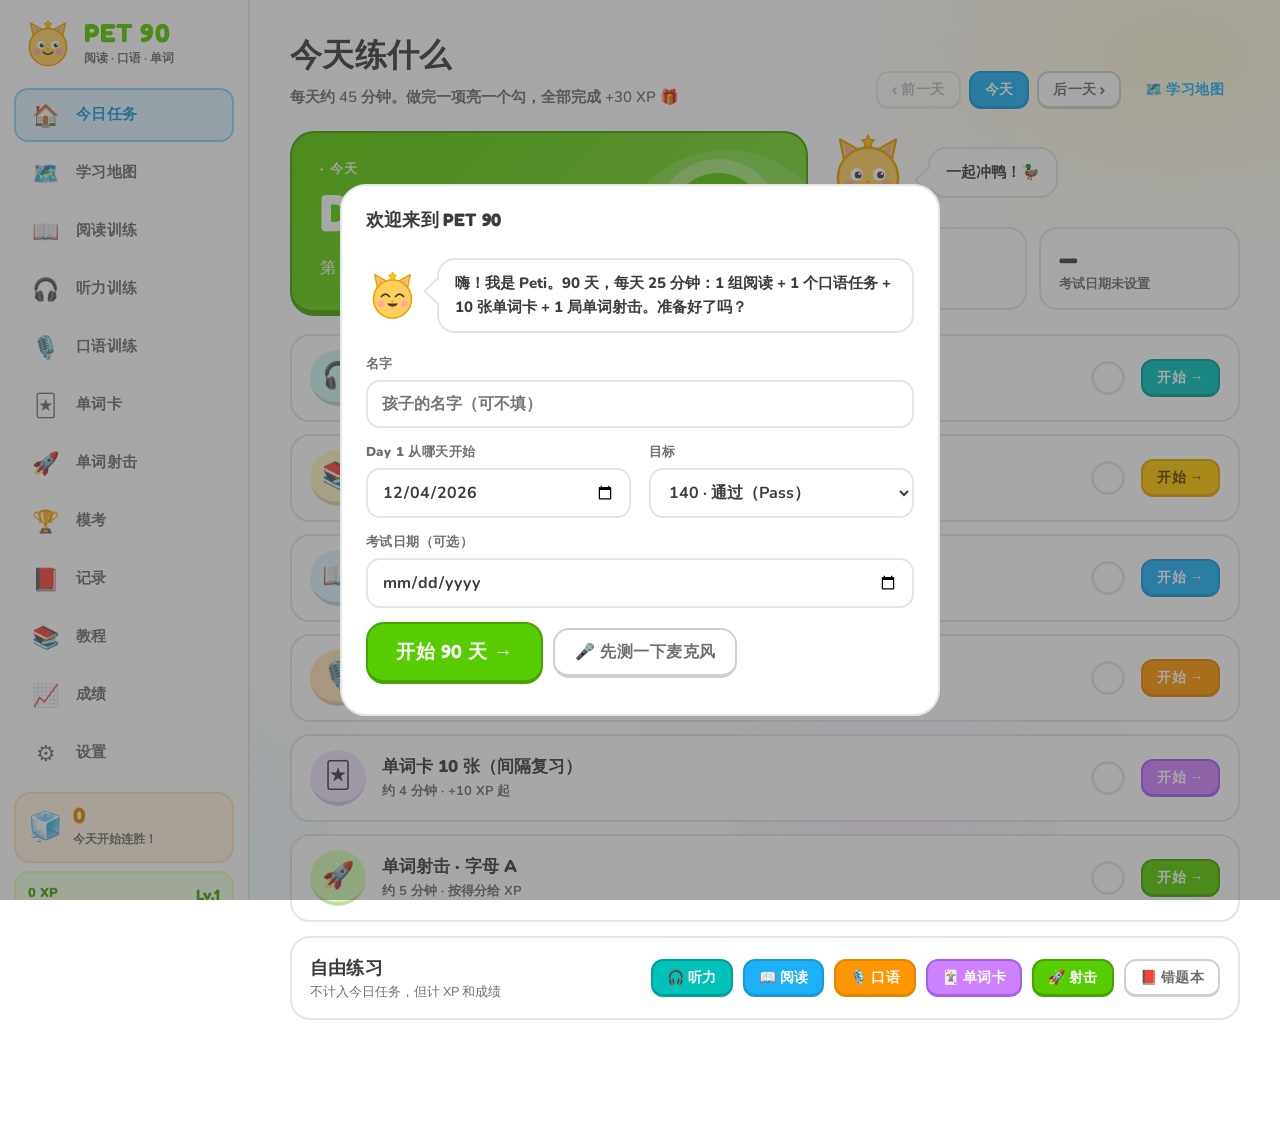
<file: index.html>
<!DOCTYPE html>
<html lang="zh-CN">
<head>
<meta charset="utf-8">
<meta name="viewport" content="width=device-width, initial-scale=1">
<title>PET 90 · 阅读 + 口语 + 单词射击</title>
<link rel="preconnect" href="https://fonts.googleapis.com">
<link rel="preconnect" href="https://fonts.gstatic.com" crossorigin>
<link href="https://fonts.googleapis.com/css2?family=Nunito:wght@400;600;700;800;900&family=Fredoka:wght@500;600;700&display=swap" rel="stylesheet" media="print" onload="this.media='all'">
<meta name="theme-color" content="#58cc02">
<meta name="apple-mobile-web-app-capable" content="yes">
<meta name="apple-mobile-web-app-status-bar-style" content="default">
<meta name="apple-mobile-web-app-title" content="PET 90">
<link rel="manifest" href="manifest.webmanifest">
<link rel="apple-touch-icon" href="icon.png">
<link rel="icon" href="icon.png">
<link rel="stylesheet" href="styles.css?v=202609140041">
</head>
<body>
<div id="app">
  <aside id="sidebar"></aside>
  <main id="main"></main>
</div>
<div id="modal-root"></div>
<div id="toast-root"></div>
<script src="data/listening_l1.js?v=202609140041"></script>
<script src="data/listening_l2.js?v=202609140041"></script>
<script src="data/listening_l3.js?v=202609140041"></script>
<script src="data/listening_l4.js?v=202609140041"></script>
<script src="data/reading_p1.js?v=202609140041"></script>
<script src="data/reading_p2.js?v=202609140041"></script>
<script src="data/reading_p3.js?v=202609140041"></script>
<script src="data/reading_p4.js?v=202609140041"></script>
<script src="data/reading_p5.js?v=202609140041"></script>
<script src="data/reading_p6.js?v=202609140041"></script>
<script src="data/speaking_core.js?v=202609140041"></script>
<script src="data/speaking_photos.js?v=202609140041"></script>
<script src="data/vocab.js?v=202609140041"></script>
<script src="data/wordlist.js?v=202609140041"></script>
<script src="data/lessons.js?v=202609140041"></script>
<script src="js/core.js?v=202609140041"></script>
<script src="js/ui.js?v=202609140041"></script>
<script src="js/plan.js?v=202609140041"></script>
<script src="js/reading.js?v=202609140041"></script>
<script src="js/listening.js?v=202609140041"></script>
<script src="js/speaking.js?v=202609140041"></script>
<script src="js/vocab.js?v=202609140041"></script>
<script src="js/shooter.js?v=202609140041"></script>
<script src="js/mock.js?v=202609140041"></script>
<script src="js/history.js?v=202609140041"></script>
<script src="js/progress.js?v=202609140041"></script>
<script src="js/app.js?v=202609140041"></script>
</body>
</html>
</file>
<file: styles.css>
/* PET 90 — playful "language-app" look: white ground, candy colours, chunky 3D buttons, rounded type */
:root{
  --bg:#ffffff; --bg-2:#f7f7f7; --line:#e5e5e5; --line-2:#d0d0d0; --text:#3c3c3c; --text-2:#6f6f6f; --muted:#a6a6a6;
  --green:#58cc02; --green-d:#46a302; --green-l:#d7ffb8; --green-xl:#f0ffe3;
  --blue:#1cb0f6; --blue-d:#1899d6; --blue-l:#ddf4ff; --blue-xl:#eefaff;
  --yellow:#ffc800; --yellow-d:#e5a500; --yellow-l:#fff4c2; --yellow-xl:#fffbe6;
  --red:#ff4b4b; --red-d:#ea2b2b; --red-l:#ffdfe0; --red-xl:#fff1f1;
  --purple:#ce82ff; --purple-d:#a560eb; --purple-l:#f1e3ff; --purple-xl:#f9f3ff;
  --orange:#ff9600; --orange-d:#e58600; --orange-l:#ffe1b8; --orange-xl:#fff4e3;
  --teal:#2fd1c6; --teal-d:#22b3a9; --teal-l:#d6f7f4; --pink:#ff86d0;
  --teal:#00c2b8; --teal-d:#00a09a; --teal-l:#d0f7f4; --teal-xl:#effcfb;
  --read:var(--blue); --read-d:var(--blue-d); --read-soft:var(--blue-l);
  --listen:var(--teal); --listen-d:var(--teal-d); --listen-soft:var(--teal-l);
  --speak:var(--orange); --speak-d:var(--orange-d); --speak-soft:var(--orange-l);
  --vocab:var(--purple); --vocab-d:var(--purple-d); --vocab-soft:var(--purple-l);
  --shoot:var(--green); --shoot-d:var(--green-d); --shoot-soft:var(--green-l);
  --mock:var(--red); --mock-soft:var(--red-l); --accent:var(--yellow); --accent-2:var(--yellow-d);
  --ok:var(--green); --ok-soft:var(--green-l); --bad:var(--red); --bad-soft:var(--red-l); --warn:var(--orange); --warn-soft:var(--orange-l);
  --ink:var(--text); --ink-2:var(--text-2); --navy:#1cb0f6; --cream:#fff; --paper:#fff; --paper-2:var(--bg-2); --card:#fff;
  --radius:20px; --shadow:0 2px 0 rgba(0,0,0,.02);
  --ui:'Nunito','PingFang SC','Hiragino Sans GB','Microsoft YaHei',system-ui,sans-serif; --display:'Fredoka','Nunito','PingFang SC','Hiragino Sans GB','Microsoft YaHei',sans-serif; --serif:'Nunito','PingFang SC',sans-serif;
}
*{box-sizing:border-box} html,body{margin:0;height:100%}
body{font-family:var(--ui);color:var(--text);background:var(--bg);font-size:16px;line-height:1.55;-webkit-font-smoothing:antialiased}
body::before{content:"";position:fixed;inset:0;pointer-events:none;z-index:0;background:
 radial-gradient(520px 320px at 92% 6%,rgba(255,200,0,.14),transparent 70%),
 radial-gradient(560px 360px at 4% 96%,rgba(28,176,246,.12),transparent 70%),
 radial-gradient(420px 300px at 70% 90%,rgba(206,130,255,.10),transparent 70%)}
#app{display:grid;grid-template-columns:250px 1fr;min-height:100vh;position:relative;z-index:1}
a{color:inherit}
h1,h2,h3{font-family:var(--display);font-weight:700;letter-spacing:.01em;margin:0;color:var(--text)}
h1{font-size:32px} h2{font-size:22px} h3{font-size:18px}
p{margin:.4em 0}
button{font-family:inherit;font-size:inherit;cursor:pointer}
input,select,textarea{font-family:inherit;font-size:inherit;color:var(--text)}
::selection{background:var(--yellow-l)}
/* ---------- sidebar */
#sidebar{background:#fff;border-right:2px solid var(--line);padding:16px 14px;display:flex;flex-direction:column;gap:12px;position:sticky;top:0;height:100vh;overflow:auto}
.brand{display:flex;align-items:center;gap:10px;padding:2px 8px 6px}
.brand-mark{width:52px;height:52px;flex:none}
.brand-name{font-family:var(--display);font-weight:700;font-size:26px;color:var(--green);letter-spacing:.02em;line-height:1} .brand-sub{font-size:12px;color:var(--text-2);font-weight:700;margin-top:3px}
.nav{display:flex;flex-direction:column;gap:4px}
.nav-item{display:flex;align-items:center;gap:14px;padding:9px 14px;border-radius:14px;text-decoration:none;font-weight:800;font-size:15px;color:var(--text-2);border:2px solid transparent;transition:.12s;letter-spacing:.03em}
.nav-item:hover{background:var(--bg-2)}
.nav-item.active{background:var(--blue-l);border-color:#84d8ff;color:var(--blue-d)}
.nav-icon{width:32px;height:32px;display:grid;place-items:center;font-size:22px;border-radius:10px}
.xpbox{margin-top:auto;display:flex;flex-direction:column;gap:8px}
.streak-card{display:flex;align-items:center;gap:10px;background:var(--orange-xl);border:2px solid var(--orange-l);border-radius:16px;padding:10px 12px}
.streak-card .fire{font-size:28px} .streak-card b{font-family:var(--display);font-size:22px;color:var(--orange-d);display:block;line-height:1} .streak-card span{font-size:12px;color:var(--text-2);font-weight:800}
.xp-card{background:var(--green-xl);border:2px solid var(--green-l);border-radius:16px;padding:10px 12px}
.xp-top{display:flex;justify-content:space-between;font-weight:900;font-size:13px;color:var(--green-d)} .xp-lv{font-family:var(--display);font-size:15px}
.xp-title{color:var(--text-2);font-size:12px;font-weight:800;margin:2px 0 6px}
.xp-bar{height:12px;background:#fff;border:2px solid var(--green-l);border-radius:99px;overflow:hidden} .xp-bar i{display:block;height:100%;background:linear-gradient(90deg,var(--green),#9be15d);border-radius:99px;transition:width .5s;background-size:24px 24px;background-image:linear-gradient(135deg,rgba(255,255,255,.25) 25%,transparent 25%,transparent 50%,rgba(255,255,255,.25) 50%,rgba(255,255,255,.25) 75%,transparent 75%);animation:stripes 1.2s linear infinite}
@keyframes stripes{to{background-position:24px 0}}
.xp-meta{margin-top:6px;font-size:12px;color:var(--text-2);font-weight:800}
/* ---------- main */
#main{padding:30px 40px 90px;max-width:1120px;width:100%}
.page-head{display:flex;justify-content:space-between;align-items:flex-end;gap:16px;margin-bottom:22px}
.page-head .sub{color:var(--text-2);margin:6px 0 0;font-size:15px;font-weight:600}
.card{background:#fff;border:2px solid var(--line);border-radius:var(--radius);padding:22px 24px;margin-bottom:18px}
.card.tight{padding:16px 18px}
.grid2{display:grid;grid-template-columns:1fr 1fr;gap:18px} .grid3{display:grid;grid-template-columns:repeat(3,1fr);gap:16px} .grid4{display:grid;grid-template-columns:repeat(4,1fr);gap:14px}
.row{display:flex;align-items:center} .gap{gap:10px} .wrap{flex-wrap:wrap} .between{justify-content:space-between} .center{justify-content:center}
.muted{color:var(--text-2)} .small{font-size:13px} .tiny{font-size:12px} .bold{font-weight:900} .lead{font-size:17px}
.mt{margin-top:14px} .mb{margin-bottom:14px} .mt2{margin-top:24px}
.pill{display:inline-flex;align-items:center;gap:6px;padding:4px 12px;border-radius:99px;font-size:12px;font-weight:900;background:var(--bg-2);color:var(--text-2);letter-spacing:.03em}
.pill.read{background:var(--blue-l);color:var(--blue-d)} .pill.listen{background:var(--teal-l);color:var(--teal-d)} .pill.speak{background:var(--orange-l);color:var(--orange-d)} .pill.vocab{background:var(--purple-l);color:var(--purple-d)} .pill.shoot{background:var(--green-l);color:var(--green-d)} .pill.mock{background:var(--red-l);color:var(--red-d)} .pill.ok{background:var(--green-l);color:var(--green-d)} .pill.bad{background:var(--red-l);color:var(--red-d)} .pill.warn{background:var(--orange-l);color:var(--orange-d)} .pill.accent{background:var(--yellow-l);color:#9a6700}
/* ---------- chunky buttons */
.btn{display:inline-flex;align-items:center;justify-content:center;gap:8px;padding:11px 20px;border-radius:16px;border:2px solid var(--line-2);border-bottom-width:4px;background:#fff;font-family:var(--display);font-weight:600;font-size:16px;letter-spacing:.03em;color:var(--text-2);transition:.08s;text-decoration:none;user-select:none}
.btn:hover{filter:brightness(1.03)} .btn:active{transform:translateY(2px);border-bottom-width:2px} .btn:disabled{opacity:.45;cursor:not-allowed;transform:none}
.btn-primary{background:var(--green);border-color:var(--green-d);color:#fff} .btn-accent{background:var(--yellow);border-color:var(--yellow-d);color:#5a3d00}
.btn-read{background:var(--blue);border-color:var(--blue-d);color:#fff} .btn-listen{background:var(--teal);border-color:var(--teal-d);color:#fff} .btn-speak{background:var(--orange);border-color:var(--orange-d);color:#fff} .btn-vocab{background:var(--purple);border-color:var(--purple-d);color:#fff} .btn-shoot{background:var(--green);border-color:var(--green-d);color:#fff}
.btn-lg{padding:15px 28px;font-size:19px;border-radius:18px} .btn-sm{padding:7px 14px;font-size:14px;border-radius:12px;border-bottom-width:3px} .btn-ghost{background:transparent;border-color:transparent;color:var(--blue)} .btn-ghost:hover{background:var(--blue-xl)}
.icon-btn{border:0;background:transparent;font-size:18px;padding:6px 10px;border-radius:10px} .icon-btn:hover{background:var(--bg-2)}
/* ---------- mascot */
.mascot{width:96px;height:96px;display:block;animation:bob 3s ease-in-out infinite} .mascot.cheer{animation:wiggle 1.2s ease-in-out infinite}
@keyframes bob{0%,100%{transform:translateY(0)}50%{transform:translateY(-6px)}} @keyframes wiggle{0%,100%{transform:rotate(-4deg)}50%{transform:rotate(4deg) translateY(-4px)}}
.mascot-say{position:relative;background:#fff;border:2px solid var(--line);border-radius:18px;padding:12px 16px;font-weight:800;color:var(--text);font-size:15px}
.mascot-say::before{content:"";position:absolute;left:-12px;top:22px;width:16px;height:16px;background:#fff;border-left:2px solid var(--line);border-bottom:2px solid var(--line);transform:rotate(45deg)}
.mascot-row{display:flex;align-items:center;gap:18px}
/* ---------- today */
.hero{display:grid;grid-template-columns:1.25fr 1fr;gap:18px;align-items:stretch}
.hero-day{background:linear-gradient(135deg,var(--green),#7ee03b);color:#fff;border-radius:24px;padding:26px 28px;position:relative;overflow:hidden;border:2px solid var(--green-d);border-bottom-width:6px}
.hero-day::after{content:"";position:absolute;right:-30px;bottom:-60px;width:220px;height:220px;border-radius:50%;background:rgba(255,255,255,.14)}
.hero-day .k{font-size:13px;opacity:.92;font-weight:900;letter-spacing:.08em;text-transform:uppercase}
.hero-day .d{font-family:var(--display);font-size:52px;font-weight:700;line-height:1.05;margin:6px 0} .hero-day .d small{font-size:20px;opacity:.85;font-weight:600}
.hero-day .ph{display:inline-block;margin-top:8px;background:#fff;color:var(--green-d);padding:5px 14px;border-radius:99px;font-weight:900;font-size:13px}
.ring{--p:0;width:124px;height:124px;border-radius:50%;background:conic-gradient(#fff calc(var(--p)*1%),rgba(255,255,255,.28) 0);display:grid;place-items:center;position:absolute;right:26px;top:26px;z-index:1}
.ring::before{content:"";width:96px;height:96px;border-radius:50%;background:var(--green)} .ring b{position:absolute;font-family:var(--display);font-size:24px;font-weight:700}
.hero-side{display:flex;flex-direction:column;gap:12px}
.stat{background:#fff;border:2px solid var(--line);border-radius:18px;padding:14px 18px} .stat .v{font-family:var(--display);font-size:28px;font-weight:700;line-height:1.1} .stat .k{color:var(--text-2);font-size:13px;font-weight:800}
.hero-stats{display:grid;grid-template-columns:1fr 1fr;gap:12px}
.tasks{margin-top:18px;display:flex;flex-direction:column;gap:12px}
.task{display:flex;align-items:center;gap:16px;padding:14px 18px;background:#fff;border:2px solid var(--line);border-radius:20px;transition:.12s}
.task:hover{border-color:var(--line-2);transform:translateX(3px)} .task.done{background:var(--green-xl);border-color:var(--green-l)}
.task .ic{width:56px;height:56px;border-radius:50%;display:grid;place-items:center;font-size:26px;flex:none;border-bottom:4px solid rgba(0,0,0,.12)}
.task .ic.reading{background:var(--blue-l)} .task .ic.speaking{background:var(--orange-l)} .task .ic.vocab{background:var(--purple-l)} .task .ic.shoot{background:var(--green-l)} .task .ic.lesson{background:var(--yellow-l)} .task .ic.mock{background:var(--red-l)} .task .ic.review{background:var(--teal-l)}
.task .t{flex:1} .task .t b{font-size:17px;font-weight:900} .task .t .m{color:var(--text-2);font-size:13px;font-weight:700}
.task .chk{width:34px;height:34px;border-radius:50%;border:3px solid var(--line);display:grid;place-items:center;font-weight:900;color:#fff;font-size:18px} .task.done .chk{background:var(--green);border-color:var(--green-d);animation:pop .4s}
@keyframes pop{0%{transform:scale(.4)}70%{transform:scale(1.2)}100%{transform:scale(1)}}
.daynav{display:flex;gap:8px;align-items:center}
.alldone{background:var(--yellow-xl);border:2px solid var(--yellow-l);border-radius:20px;padding:18px 22px;display:flex;align-items:center;gap:16px}
/* ---------- plan path */
.units{display:flex;flex-direction:column;gap:6px}
.unit-banner{border-radius:20px;padding:16px 22px;color:#fff;display:flex;justify-content:space-between;align-items:center;margin:26px 0 14px;border-bottom:5px solid rgba(0,0,0,.18)}
.unit-banner h3{color:#fff;font-size:20px} .unit-banner .sub{opacity:.95;font-size:13px;font-weight:800;margin-top:2px}
.unit-banner.phase-基础{background:var(--green)} .unit-banner.phase-提升{background:var(--blue)} .unit-banner.phase-冲刺{background:var(--purple)}
.path{display:flex;flex-direction:column;align-items:center;gap:18px;padding:6px 0 10px}
.node{position:relative;transform:translateX(var(--x,0));display:flex;flex-direction:column;align-items:center;gap:6px;cursor:pointer}
.node-btn{width:78px;height:78px;border-radius:50%;display:grid;place-items:center;font-family:var(--display);font-weight:700;font-size:15px;color:#fff;background:var(--line);border-bottom:8px solid rgba(0,0,0,.15);transition:.1s}
.node:hover .node-btn{transform:translateY(-2px)} .node:active .node-btn{transform:translateY(3px);border-bottom-width:4px}
.node.future .node-btn{background:#e5e5e5;color:#afafaf}
.node.part .node-btn{background:var(--orange)} .node.done .node-btn{background:var(--yellow);color:#5a3d00;font-size:30px}
.node.today .node-btn{background:var(--p-color,var(--green));box-shadow:0 0 0 6px #fff,0 0 0 10px var(--p-color,var(--green))}
.node.today.done .node-btn{background:var(--yellow)}
.node-date{font-size:12px;font-weight:800;color:var(--text-2)} .node.today .node-date{color:var(--text)}
.node-tip{position:absolute;top:-46px;background:#fff;border:2px solid var(--line);border-radius:12px;padding:6px 12px;font-family:var(--display);font-weight:700;color:var(--green-d);white-space:nowrap;animation:bob 1.6s ease-in-out infinite}
.node-tip::after{content:"";position:absolute;left:50%;bottom:-8px;width:12px;height:12px;background:#fff;border-right:2px solid var(--line);border-bottom:2px solid var(--line);transform:translateX(-50%) rotate(45deg)}
.node .mini{position:absolute;right:-6px;top:-4px;background:#fff;border:2px solid var(--line);border-radius:99px;font-size:11px;font-weight:900;padding:1px 7px;color:var(--text-2)}
/* ---------- choosers */
.part-card{cursor:pointer;transition:.12s;border-top:6px solid var(--read)} .part-card:hover{transform:translateY(-3px);border-color:var(--line-2);border-top-color:var(--read)} .part-card.speak{border-top-color:var(--speak)} .part-card.speak:hover{border-top-color:var(--speak)}
.part-card h3{font-size:19px} .part-card .desc{color:var(--text-2);font-size:13px;margin:6px 0 12px;font-weight:700}
.set-list{display:flex;flex-direction:column;gap:10px}
.set-row{display:flex;align-items:center;gap:14px;padding:12px 16px;background:#fff;border:2px solid var(--line);border-radius:16px;cursor:pointer;transition:.12s} .set-row:hover{border-color:var(--line-2);transform:translateX(3px)}
.set-row .t{flex:1;font-weight:800} .score{font-weight:900;font-family:var(--display)} .score.good{color:var(--green-d)} .score.mid{color:var(--orange-d)} .score.bad{color:var(--red-d)}
/* ---------- reading runner */
.runner-head{display:flex;justify-content:space-between;align-items:center;gap:16px;margin-bottom:16px;position:sticky;top:0;background:#fff;padding:12px 0;z-index:5;border-bottom:2px solid var(--line)}
.timer{font-variant-numeric:tabular-nums;font-family:var(--display);font-weight:700;font-size:20px;background:#fff;border:2px solid var(--line);padding:6px 14px;border-radius:14px} .timer.over{color:var(--red);border-color:var(--red-l);background:var(--red-xl)} .timer.big{font-size:26px}
.instr{background:var(--yellow-xl);border:2px solid var(--yellow-l);border-radius:16px;padding:12px 16px;margin-bottom:16px;font-size:14px;font-weight:600}
.instr b{font-weight:900}
.passage{font-family:var(--serif);font-size:17.5px;line-height:1.8;color:var(--text);font-weight:600}
.passage p{margin:0 0 1em}
.passage h2{font-weight:700;font-size:24px;margin-bottom:12px;color:var(--blue-d)}
.two-col{display:grid;grid-template-columns:1.15fr 1fr;gap:22px;align-items:start} .two-col .sticky{position:sticky;top:76px}
.q{margin-bottom:16px;padding:16px 18px;background:#fff;border:2px solid var(--line);border-radius:18px}
.q .qt{font-weight:900;margin-bottom:10px;font-size:16px} .q .qn{display:inline-grid;place-items:center;width:28px;height:28px;border-radius:9px;background:var(--blue);color:#fff;font-size:13px;margin-right:8px;font-weight:900}
.opt{display:flex;gap:10px;align-items:flex-start;padding:10px 14px;border:2px solid var(--line);border-bottom-width:4px;border-radius:14px;margin-bottom:8px;cursor:pointer;background:#fff;transition:.1s;font-size:16px;font-weight:600}
.opt:hover{border-color:var(--line-2)} .opt:active{transform:translateY(2px);border-bottom-width:2px} .opt.sel{border-color:#84d8ff;background:var(--blue-l);color:var(--blue-d)}
.opt .l{font-weight:900;width:24px;flex:none;color:var(--text-2)}
.opt.correct{border-color:#a5ed6e;background:var(--green-l);color:var(--green-d)} .opt.wrong{border-color:#ffb3b3;background:var(--red-l);color:var(--red-d)}
.why{margin-top:10px;padding:10px 14px;border-left:5px solid var(--yellow);background:var(--yellow-xl);border-radius:10px;font-size:14px;color:var(--text);font-weight:600}
.rw{font-size:16px;line-height:1.6;margin-bottom:12px;padding:16px 20px;border-radius:16px;position:relative;font-weight:600}
.rw-head{font-size:12px;font-weight:900;letter-spacing:.06em;text-transform:uppercase;color:var(--text-2);margin-bottom:8px}
.rw.sign{background:#fff;border:3px solid var(--text);border-radius:10px;text-align:center;font-weight:800;letter-spacing:.01em}
.rw.notice{background:#fff;border:2px solid var(--line-2);box-shadow:0 3px 0 var(--line-2)} .rw.notice::before{content:"📌";position:absolute;top:-12px;left:50%;transform:translateX(-50%);font-size:18px}
.rw.message{background:var(--green-l);border-radius:22px 22px 22px 6px;border:2px solid #b9ef8e}
.rw.email{background:#fff;border:2px solid var(--line-2)} .rw.email .rw-head{border-bottom:2px solid var(--line);padding-bottom:6px}
.rw.note{background:#fff59d;transform:rotate(-.6deg);box-shadow:3px 4px 0 rgba(0,0,0,.08)}
.gap-sel{display:inline-block;margin:0 3px;padding:3px 10px;border:2px solid var(--blue);border-radius:10px;font-weight:900;background:#fff;min-width:60px;vertical-align:baseline;color:var(--blue-d)}
.gap-in{display:inline-block;width:110px;margin:0 3px;padding:4px 8px;border:2px solid var(--line-2);border-radius:10px;background:#fff;font-size:16px;text-align:center;vertical-align:baseline;font-weight:700}
.gap-in:focus{outline:none;border-color:var(--blue);background:var(--blue-xl)} .gap-in.correct,.gap-sel.correct{border-color:var(--green);background:var(--green-l);color:var(--green-d)} .gap-in.wrong,.gap-sel.wrong{border-color:var(--red);background:var(--red-l);color:var(--red-d)}
.gapnum{display:inline-grid;place-items:center;width:24px;height:24px;border-radius:8px;background:var(--yellow);color:#5a3d00;font-weight:900;font-size:12px;margin:0 4px;vertical-align:middle}
.sent-list{list-style:none;padding:0;margin:0} .sent-list li{padding:9px 12px;border:2px solid var(--line);border-radius:14px;margin-bottom:8px;font-size:15.5px;background:#fff;font-weight:600} .sent-list li b{margin-right:8px;color:var(--blue-d)}
.sent-list li.used{opacity:.4}
.people{display:flex;flex-direction:column;gap:10px} .person{padding:12px 14px;border:2px solid var(--line);border-radius:16px;background:#fff} .person .nm{font-weight:900;display:flex;justify-content:space-between;align-items:center;margin-bottom:6px} .person p{font-size:15.5px;margin:0;font-weight:600}
.texts{display:flex;flex-direction:column;gap:8px} .txt{padding:10px 14px;border:2px solid var(--line);border-radius:16px;background:#fff;font-size:15px;font-weight:600} .txt b{display:block;margin-bottom:2px;font-weight:900}
.txt .letter{display:inline-grid;place-items:center;width:26px;height:26px;border-radius:8px;background:var(--blue);color:#fff;font-size:13px;margin-right:6px}
.result-box{padding:22px;border-radius:22px;background:linear-gradient(135deg,var(--blue),#5cc9ff);color:#fff;display:flex;align-items:center;gap:22px;margin-bottom:18px;border:2px solid var(--blue-d);border-bottom-width:6px}
.result-box .big{font-family:var(--display);font-size:48px;font-weight:700;line-height:1} .result-box .big small{font-size:18px;opacity:.85}
.cloze-opts{display:flex;gap:8px;flex-wrap:wrap;margin:4px 0 10px} .cloze-opts .opt{margin:0;padding:7px 14px;font-size:15px}
/* ---------- speaking */
.examiner{display:flex;gap:14px;align-items:flex-start;margin-bottom:16px}
.avatar{width:56px;height:56px;border-radius:50%;background:var(--blue-l);display:grid;place-items:center;font-size:28px;flex:none;border:2px solid #84d8ff}
.avatar.partner{background:var(--purple-l);border-color:#dcb8ff} .avatar.you{background:var(--orange-l);border-color:#ffd08a}
.bubble{background:#fff;border:2px solid var(--line);border-radius:6px 20px 20px 20px;padding:14px 18px;font-size:18px;max-width:720px;position:relative;font-weight:600}
.bubble.you{background:var(--orange-xl);border-color:var(--orange-l);border-radius:20px 6px 20px 20px;font-size:16px}
.bubble.hint{background:var(--yellow-xl);border-color:var(--yellow-l);font-size:14px;font-weight:700}
.rec-panel{background:#fff;border:2px solid var(--line);border-radius:22px;padding:22px}
.mic{width:104px;height:104px;border-radius:50%;border:0;border-bottom:6px solid var(--orange-d);background:var(--orange);color:#fff;font-size:42px;display:grid;place-items:center;transition:.1s;margin:0 auto}
.mic:hover{filter:brightness(1.05)} .mic:active{transform:translateY(3px);border-bottom-width:3px} .mic.rec{background:var(--red);border-bottom-color:var(--red-d);animation:pulse 1.2s infinite} .mic:disabled{background:var(--line);border-bottom-color:var(--line-2);transform:none;cursor:not-allowed}
@keyframes pulse{0%{box-shadow:0 0 0 0 rgba(255,75,75,.5)}70%{box-shadow:0 0 0 24px rgba(255,75,75,0)}100%{box-shadow:0 0 0 0 rgba(255,75,75,0)}}
.transcript{min-height:64px;padding:12px 16px;background:var(--bg-2);border:2px dashed var(--line-2);border-radius:14px;font-size:16px;color:var(--text);font-weight:600} .transcript .interim{color:var(--muted)}
.fb{display:grid;grid-template-columns:repeat(4,1fr);gap:10px;margin:14px 0} .fb .stat{padding:12px} .fb .stat .v{font-size:22px}
.notes{list-style:none;padding:0;margin:0;display:flex;flex-direction:column;gap:6px} .notes li{padding:9px 12px;border-radius:12px;background:var(--bg-2);font-size:14px;font-weight:700} .notes li.ok{background:var(--green-l);color:var(--green-d)} .notes li.warn{background:var(--orange-l);color:var(--orange-d)} .notes li.tip{background:var(--blue-l);color:var(--blue-d)}
.stars{display:flex;gap:6px} .stars button{border:0;background:transparent;font-size:26px;padding:0;opacity:.3;transition:.1s} .stars button.on{opacity:1;transform:scale(1.15)}
.photo{width:100%;max-height:520px;object-fit:cover;border-radius:18px;border:2px solid var(--line);background:var(--bg-2)}
.photo-wrap{position:relative} .photo-credit{position:absolute;right:10px;bottom:10px;font-size:11px;background:rgba(0,0,0,.55);color:#fff;padding:2px 8px;border-radius:99px} .photo-credit a{color:#fff}
.guide{display:grid;grid-template-columns:1fr 1fr;gap:8px} .guide div{padding:8px 12px;background:var(--yellow-xl);border:2px solid var(--yellow-l);border-radius:12px;font-size:14px;font-weight:700} .guide div b{margin-right:6px}
.options-strip{display:flex;gap:10px;flex-wrap:wrap} .opt-card{flex:1;min-width:120px;padding:14px 10px;border:2px solid var(--line);border-bottom-width:5px;border-radius:18px;background:#fff;text-align:center} .opt-card .e{font-size:36px} .opt-card .l{font-weight:900;font-size:14px;margin-top:6px}
.chips{display:flex;gap:6px;flex-wrap:wrap} .chip{padding:5px 12px;border-radius:99px;background:var(--bg-2);font-size:13px;font-weight:800} .chip.hit{background:var(--green-l);color:var(--green-d)} .chip.miss{background:var(--bg-2);color:var(--muted)}
.dialogue{display:flex;flex-direction:column;gap:12px}
/* ---------- vocab cards */
.flash{perspective:1200px;height:300px;cursor:pointer} .flash-in{position:relative;width:100%;height:100%;transition:transform .5s;transform-style:preserve-3d} .flash.flipped .flash-in{transform:rotateY(180deg)}
.face{position:absolute;inset:0;backface-visibility:hidden;border-radius:26px;display:flex;flex-direction:column;align-items:center;justify-content:center;gap:10px;padding:24px;text-align:center;border:2px solid var(--line);border-bottom-width:6px}
.face.front{background:linear-gradient(160deg,#fff,var(--yellow-xl))} .face.back{background:linear-gradient(160deg,#fff,var(--purple-l));transform:rotateY(180deg)}
.face .w{font-family:var(--display);font-size:44px;font-weight:700;letter-spacing:-.01em} .face .pos{color:var(--text-2);font-weight:800} .face .zh{font-size:32px;font-weight:900;color:var(--purple-d)} .face .ex{font-size:17px;color:var(--text);font-weight:600}
.dots-progress{display:flex;gap:4px;justify-content:center;margin:12px 0} .dots-progress i{width:16px;height:8px;border-radius:4px;background:var(--line)} .dots-progress i.ok{background:var(--green)} .dots-progress i.no{background:var(--red)} .dots-progress i.cur{background:var(--blue)}
/* ---------- shooter */
.arena{position:relative;background:#0b1020;border-radius:24px;overflow:hidden;border:2px solid #1f2a4a;border-bottom-width:6px;display:flex;justify-content:center}
.arena canvas{display:block;width:100%;height:auto;max-height:calc(100vh - 210px);cursor:crosshair}
.arena .overlay{position:absolute;inset:0;background:rgba(11,16,32,.86);color:#fff;display:flex;flex-direction:column;align-items:center;justify-content:center;gap:12px;text-align:center;padding:30px}
.arena .overlay h2{font-size:38px;color:#ffd166} .arena .overlay .btn{border-color:transparent;border-bottom-color:rgba(0,0,0,.25)}
.speedbar{display:flex;align-items:center;gap:12px;background:#fff;border:2px solid var(--line);border-radius:16px;padding:8px 14px;margin:12px 0}
.speedbar input[type=range]{flex:1;accent-color:var(--green);height:6px}
.speedbar .val{font-family:var(--display);font-weight:700;min-width:52px;text-align:center;color:var(--green-d);font-size:18px}
.speedbar .btn-sm{padding:4px 12px}
.groups{display:grid;grid-template-columns:repeat(11,1fr);gap:8px} .gbtn{padding:12px 6px;border-radius:14px;border:2px solid var(--line);border-bottom-width:4px;background:#fff;font-family:var(--display);font-weight:700;font-size:18px;cursor:pointer;transition:.1s;text-align:center;color:var(--text)} .gbtn:hover{border-color:var(--line-2)} .gbtn:active{transform:translateY(2px);border-bottom-width:2px} .gbtn.sel{background:var(--green);color:#fff;border-color:var(--green-d)} .gbtn small{display:block;font-size:11px;color:var(--text-2);font-weight:800;font-family:var(--ui)} .gbtn.sel small{color:#eaffd6}
.seg{display:inline-flex;border:2px solid var(--line);border-radius:14px;overflow:hidden;background:#fff} .seg button{border:0;background:#fff;padding:8px 14px;font-weight:900;color:var(--text-2)} .seg button.on{background:var(--blue);color:#fff}
.missed{display:flex;flex-wrap:wrap;gap:6px} .missed span{padding:6px 10px;background:var(--red-l);color:var(--red-d);border-radius:10px;font-weight:800;font-size:14px}
/* ---------- charts */
.bars{display:flex;align-items:flex-end;gap:14px;height:180px;padding:10px 6px 0;border-bottom:2px solid var(--line)}
.bar{flex:1;display:flex;flex-direction:column;align-items:center;justify-content:flex-end;height:100%;position:relative}
.bar i{width:100%;max-width:56px;border-radius:8px 8px 0 0;background:var(--blue);min-height:3px;transition:height .5s}
.bar b{font-size:12px;margin-bottom:6px} .bar span{position:absolute;bottom:-22px;font-size:12px;color:var(--text-2);font-weight:800;white-space:nowrap}
.bars.shoot .bar i{background:var(--green)} .bars .bar.empty i{background:var(--line)}
.strip{display:grid;grid-template-columns:repeat(30,1fr);gap:4px} .strip i{aspect-ratio:1;border-radius:5px;background:var(--line)} .strip i.l1{background:var(--yellow-l)} .strip i.l2{background:#a5ed6e} .strip i.l3{background:var(--green)} .strip i.today{outline:3px solid var(--blue)}
.tbl{width:100%;border-collapse:collapse;font-size:14px} .tbl th,.tbl td{padding:9px 10px;border-bottom:2px solid var(--line);text-align:left;vertical-align:top} .tbl th{font-size:12px;color:var(--text-2);text-transform:uppercase;letter-spacing:.05em;font-weight:900}
.lesson-body h2{font-size:19px;margin:24px 0 8px;padding-left:12px;border-left:5px solid var(--yellow)} .lesson-body p,.lesson-body li{font-size:15.5px;line-height:1.75;font-weight:600} .lesson-body .tbl{margin:8px 0 12px} .lesson-body i{color:var(--blue-d);font-style:normal;font-weight:800}
.lesson-list .set-row .t small{display:block;color:var(--text-2);font-weight:700}
/* ---------- modal, toast, confetti */
.modal-back{position:fixed;inset:0;background:rgba(60,60,60,.45);display:grid;place-items:center;z-index:50;opacity:0;transition:.2s;padding:20px} .modal-back.show{opacity:1}
.modal-box{background:#fff;border-radius:26px;width:min(600px,100%);max-height:90vh;overflow:auto;border:2px solid var(--line);transform:translateY(10px);transition:.2s} .modal-back.show .modal-box{transform:none} .modal-box.wide{width:min(900px,100%)}
.modal-head{display:flex;justify-content:space-between;align-items:center;padding:20px 24px 0} .modal-body{padding:18px 24px 24px}
.field{display:flex;flex-direction:column;gap:6px;margin-bottom:14px} .field label{font-weight:900;font-size:13px;color:var(--text-2);letter-spacing:.03em} .field input,.field select,.field textarea{padding:11px 14px;border:2px solid var(--line);border-radius:14px;background:#fff;font-weight:700} .field input:focus,.field select:focus,.field textarea:focus{outline:none;border-color:var(--blue)}
#toast-root{position:fixed;right:22px;bottom:22px;display:flex;flex-direction:column;gap:8px;z-index:60}
.toast{background:var(--text);color:#fff;padding:11px 18px;border-radius:16px;font-weight:900;opacity:0;transform:translateY(8px);transition:.3s;border-bottom:4px solid rgba(0,0,0,.25)} .toast.show{opacity:1;transform:none} .toast.xp{background:var(--purple)} .toast.level{background:var(--yellow);color:#5a3d00} .toast.bad{background:var(--red)}
.confetti{position:fixed;inset:0;pointer-events:none;z-index:70;overflow:hidden} .confetti i{position:absolute;top:-20px;width:10px;height:16px;border-radius:3px;animation:fall linear forwards}
@keyframes fall{to{transform:translateY(110vh) rotate(720deg);opacity:.2}}
.empty{padding:40px;text-align:center;color:var(--text-2);font-weight:700}
kbd{font-family:var(--ui);font-size:12px;padding:2px 7px;border:2px solid var(--line);border-bottom-width:3px;border-radius:8px;background:#fff;font-weight:900}
@media (max-width:1000px){#app{grid-template-columns:1fr}#sidebar{position:sticky;top:0;z-index:20;height:auto;border-right:0;border-bottom:2px solid var(--line);flex-direction:row;align-items:center;gap:8px;padding:8px 10px;overflow:visible}.brand{padding:0;gap:6px}.brand-sub{display:none}.brand-name{font-size:20px}.brand-mark{width:40px;height:40px}.brand-mark .mascot{width:40px!important;height:40px!important}.nav{flex-direction:row;overflow-x:auto;gap:4px;flex:1;scrollbar-width:none}.nav::-webkit-scrollbar{display:none}.nav-item{padding:7px 10px;font-size:13px;flex:none;gap:6px}.nav-icon{width:22px;height:22px;font-size:17px}.xpbox{display:none}#main{padding:16px 14px 60px}.page-head{flex-direction:column;align-items:flex-start}.two-col,.grid2,.grid3,.grid4,.hero{grid-template-columns:1fr}.two-col .sticky{position:static}.groups{grid-template-columns:repeat(6,1fr)}.fb{grid-template-columns:1fr 1fr}.hero-day .d{font-size:40px}.ring{width:96px;height:96px;right:16px;top:16px}.ring::before{width:72px;height:72px}.ring b{font-size:18px}.task{padding:12px 14px;gap:10px}.task .ic{width:46px;height:46px;font-size:22px}.btn-lg{padding:13px 20px;font-size:17px}.arena canvas{max-height:calc(100vh - 120px)}.strip{grid-template-columns:repeat(15,1fr)}.node{--x:0!important}.node-btn{width:70px;height:70px}}
@media (hover:none){.task:hover,.set-row:hover,.part-card:hover,.dcell:hover{transform:none}.mic{width:120px;height:120px;font-size:48px}}

/* ============ 听力 ============ */
.ic.listen,.task .ic.listening{background:var(--teal-l)}
.nav-item[data-page="listening"].active{background:var(--teal-l);border-color:#7fe3dd;color:var(--teal-d)}
.bars .bar.listen i{background:linear-gradient(90deg,var(--teal),#6fe0d8)}

/* 播放器 */
.player{background:var(--teal-xl);border:2px solid var(--teal-l);border-radius:16px;padding:10px 14px;margin:10px 0}
.player.compact{padding:8px 10px}
.player .play-btn{display:inline-flex;align-items:center;gap:8px;white-space:nowrap}
.player.compact .play-btn{padding:9px 16px;font-size:15px;border-radius:12px}
.player .pi{font-size:15px;line-height:1}
.play-count{font-size:13px;font-weight:800;color:var(--muted);margin-left:auto;white-space:nowrap}
.play-count.twice{color:var(--teal-d)}
.wave{display:flex;align-items:center;gap:3px;height:26px;flex:1;min-width:60px;opacity:.35}
.wave i{flex:1;max-width:5px;height:5px;border-radius:99px;background:var(--teal-d);transition:height .18s}
.player.on .wave{opacity:1}
.player.on .wave i{animation:eq .9s ease-in-out infinite}
.player.on .wave i:nth-child(2n){animation-delay:.12s} .player.on .wave i:nth-child(3n){animation-delay:.24s} .player.on .wave i:nth-child(5n){animation-delay:.36s}
@keyframes eq{0%,100%{height:5px}50%{height:22px}}
.small-seg button{padding:5px 12px;font-size:13px}

/* Part 1 图标选项 */
.pic-opts{display:grid;grid-template-columns:repeat(3,1fr);gap:10px;margin-top:10px}
.pic-opt{border:3px solid var(--line);border-radius:18px;padding:14px 8px;text-align:center;cursor:pointer;background:#fff;transition:transform .12s,border-color .12s,background .12s}
.pic-opt:hover{transform:translateY(-2px);border-color:var(--teal-l)}
.pic-opt .pe{font-size:46px;line-height:1.1}
.pic-opt .pl{font-size:14px;font-weight:800;color:var(--muted);margin-top:6px}
.pic-opt.sel{border-color:var(--teal);background:var(--teal-xl)}
.pic-opt.sel .pl{color:var(--teal-d)}
.pic-opt.correct{border-color:var(--green);background:var(--green-xl)} .pic-opt.correct .pl{color:var(--green-d)}
.pic-opt.wrong{border-color:var(--red);background:var(--red-l)} .pic-opt.wrong .pl{color:var(--red-d)}
@media (hover:none){.pic-opt:hover{transform:none}}

/* 情境提示 */
.lead{background:var(--teal-xl);border-left:5px solid var(--teal);border-radius:0 12px 12px 0;padding:9px 14px;font-size:15px;font-weight:700;color:var(--teal-d);margin-bottom:10px}
.q.lq{border-color:var(--teal-l)}

/* Part 3 笔记卡 */
.note-card{background:#fffdf2;border:3px solid var(--yellow-l);border-radius:18px;padding:6px 0 12px;margin:14px 0;box-shadow:0 3px 0 rgba(0,0,0,.05)}
.note-head{font-family:var(--font-display,inherit);font-size:19px;font-weight:800;letter-spacing:.04em;padding:12px 18px;border-bottom:2px dashed #f0dfa8;display:flex;align-items:center;gap:8px;color:#8a6d00}
.note-head .ni{font-size:22px}
.note-line{display:flex;align-items:center;gap:10px;flex-wrap:wrap;padding:9px 18px;border-bottom:1px dashed #f3e9cd}
.note-line:last-child{border-bottom:0}
.note-line .nl{font-size:15px;font-weight:700;color:#6b5b2a;min-width:180px}
.note-line .nv{display:inline-flex;align-items:center;gap:6px;flex-wrap:wrap}
.note-line .nv.fixed{font-weight:700;color:var(--ink)}
.note-line .fix{font-size:15px;font-weight:800;color:#8a6d00}
.note-line .fix.corr{color:var(--green-d)}
.note-line .gnum{display:inline-grid;place-items:center;width:22px;height:22px;border-radius:50%;background:var(--yellow-l);color:#8a6d00;font-size:12px;font-weight:800}
.gap-input{width:140px;padding:7px 10px;border:2px solid var(--line);border-radius:10px;font:inherit;font-size:15px;font-weight:700;background:#fff}
.gap-input:focus{outline:0;border-color:var(--teal);box-shadow:0 0 0 3px var(--teal-l)}
.gap-input.ok{border-color:var(--green);background:var(--green-xl);color:var(--green-d)}
.gap-input.bad{border-color:var(--red);background:var(--red-l);color:var(--red-d);text-decoration:line-through}
.gap-input:disabled{opacity:1}

/* 听力原文 */
.script-box{margin-top:12px;border:2px solid var(--line);border-radius:14px;background:var(--bg-soft,#fafafa);overflow:hidden}
.script-box summary{cursor:pointer;padding:10px 14px;font-weight:800;font-size:14px;color:var(--muted);user-select:none}
.script-box summary::-webkit-details-marker{display:none}
.script-box summary:hover{color:var(--ink)}
.script-box[open] summary{border-bottom:2px solid var(--line)}
.script-body{padding:12px 16px;font-size:15px;line-height:1.85}
.script-body p{margin:0 0 8px}
.script-body .nar{font-style:italic;color:var(--muted);font-size:14px;border-bottom:1px dashed var(--line);padding-bottom:8px;margin-bottom:10px}
.script-body .sp{display:inline-grid;place-items:center;width:24px;height:24px;border-radius:50%;font-size:12px;margin-right:8px;vertical-align:middle;flex:none}
.script-body .sp-M{background:var(--blue-l);color:var(--blue-d)}
.script-body .sp-F{background:#ffe0ef;color:#c2185b}
.script-body .sp-N{background:var(--line);color:var(--muted)}
@media (max-width:1000px){.pic-opts{gap:6px}.pic-opt{padding:10px 4px;border-radius:14px}.pic-opt .pe{font-size:34px}.pic-opt .pl{font-size:12px}.note-line .nl{min-width:0;flex:1 1 100%}.gap-input{width:120px}.play-count{margin-left:0}}
</file>
